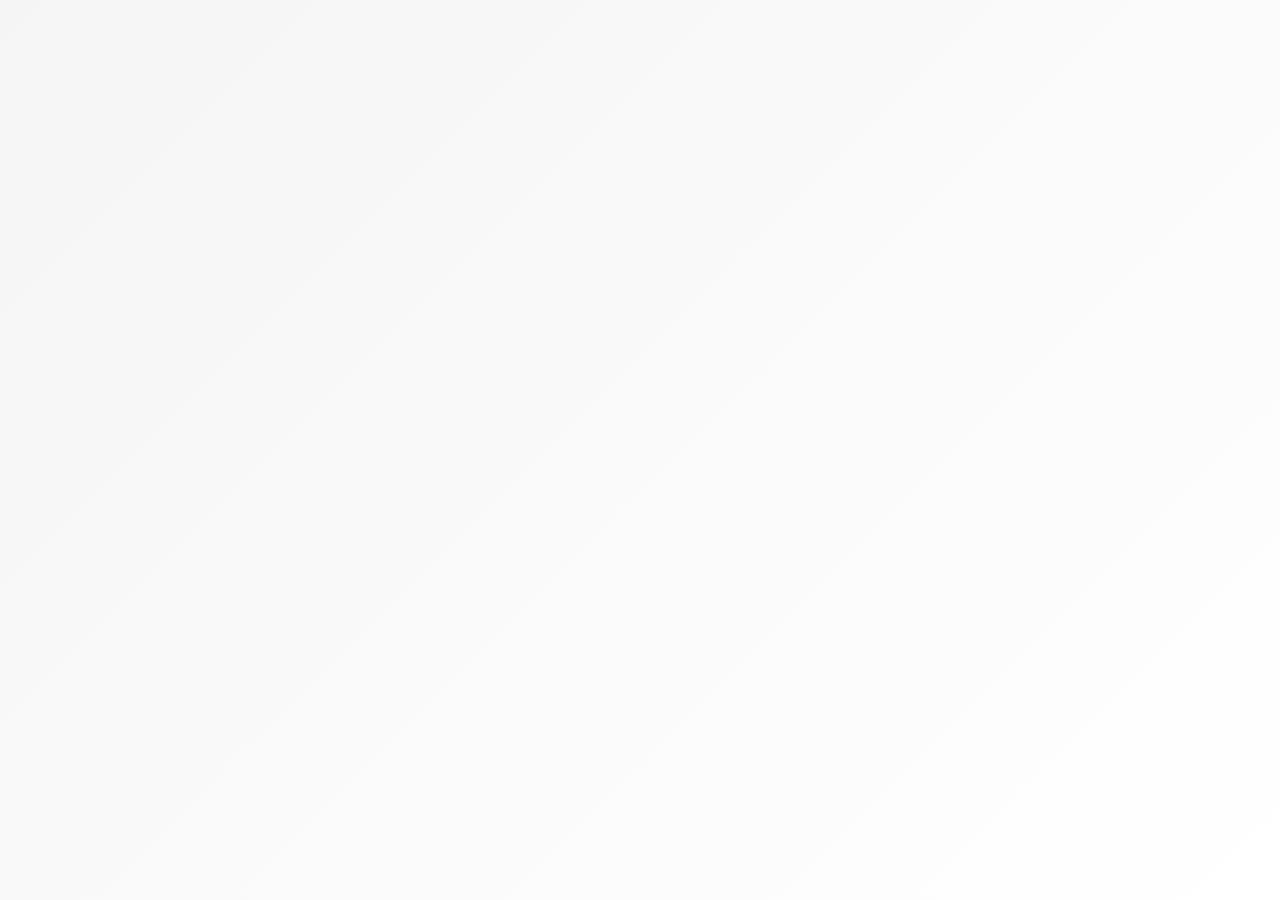
<file: desktop/src/index.html>
<!doctype html>
<html lang="en">
  <head>
    <meta charset="UTF-8" />
    <meta name="viewport" content="width=device-width, initial-scale=1.0" />
    <title>Chequers Capital</title>
    <link
      href="https://fonts.googleapis.com/css2?family=Hanken+Grotesk:wght@400;500;600;700&display=swap"
      rel="stylesheet"
    />
    <style>
      :root {
        --background-900: #f5f5f5;
        --background-800: #ffffff;
        --text-light-05: rgba(0, 0, 0, 0.95);
        --text-light-03: rgba(0, 0, 0, 0.6);
        --white-10: rgba(0, 0, 0, 0.1);
        --white-15: rgba(0, 0, 0, 0.15);
        --white-20: rgba(0, 0, 0, 0.2);
        --white-30: rgba(0, 0, 0, 0.3);
        --font-hanken-grotesk: "Hanken Grotesk", -apple-system,
          BlinkMacSystemFont, "Segoe UI", Roboto, sans-serif;
      }

      .dark {
        --background-900: #1a1a1a;
        --background-800: #262626;
        --text-light-05: rgba(255, 255, 255, 0.95);
        --text-light-03: rgba(255, 255, 255, 0.6);
        --white-10: rgba(255, 255, 255, 0.08);
        --white-15: rgba(255, 255, 255, 0.12);
        --white-20: rgba(255, 255, 255, 0.15);
        --white-30: rgba(255, 255, 255, 0.25);
      }

      * {
        box-sizing: border-box;
        margin: 0;
        padding: 0;
      }

      body {
        font-family: var(--font-hanken-grotesk);
        background: linear-gradient(
          135deg,
          var(--background-900) 0%,
          var(--background-800) 100%
        );
        min-height: 100vh;
        color: var(--text-light-05);
        display: flex;
        align-items: center;
        justify-content: center;
        padding: 20px;
        -webkit-user-select: none;
        user-select: none;
        transition:
          background 0.3s ease,
          color 0.3s ease;
      }

      .titlebar {
        position: fixed;
        top: 0;
        left: 0;
        right: 0;
        height: 28px;
        -webkit-app-region: drag;
        z-index: 10000;
      }

      .settings-container {
        max-width: 500px;
        width: 100%;
        opacity: 0;
        transform: translateY(8px);
        pointer-events: none;
        transition:
          opacity 0.18s ease,
          transform 0.18s ease;
      }

      body.show-settings .settings-container {
        opacity: 1;
        transform: translateY(0);
        pointer-events: auto;
      }

      .settings-panel {
        background: var(--background-800);
        backdrop-filter: blur(24px);
        border-radius: 16px;
        border: 1px solid var(--white-10);
        overflow: hidden;
        box-shadow: 0 8px 32px rgba(0, 0, 0, 0.1);
        transition:
          background 0.3s ease,
          border 0.3s ease;
      }

      .dark .settings-panel {
        box-shadow: 0 8px 32px rgba(0, 0, 0, 0.4);
      }

      .settings-header {
        padding: 24px;
        border-bottom: 1px solid var(--white-10);
        display: flex;
        align-items: center;
        gap: 12px;
      }

      .settings-icon {
        width: 40px;
        height: 40px;
        border-radius: 12px;
        background: var(--background-900);
        display: flex;
        align-items: center;
        justify-content: center;
        overflow: hidden;
        transition: background 0.3s ease;
      }

      .settings-icon svg {
        width: 24px;
        height: 24px;
        color: var(--text-light-05);
        transition: color 0.3s ease;
      }

      .settings-title {
        font-size: 20px;
        font-weight: 600;
        color: var(--text-light-05);
      }

      .settings-content {
        padding: 24px;
      }

      .settings-section {
        margin-bottom: 32px;
      }

      .settings-section:last-child {
        margin-bottom: 0;
      }

      .section-title {
        font-size: 11px;
        font-weight: 600;
        text-transform: uppercase;
        letter-spacing: 0.05em;
        color: var(--text-light-03);
        margin-bottom: 12px;
      }

      .settings-group {
        background: var(--background-900);
        border-radius: 16px;
        padding: 4px;
        transition: background 0.3s ease;
      }

      .setting-row {
        display: flex;
        justify-content: space-between;
        align-items: center;
        padding: 12px;
      }

      .setting-row-content {
        display: flex;
        flex-direction: column;
        gap: 4px;
        flex: 1;
      }

      .setting-label {
        font-size: 14px;
        font-weight: 400;
        color: var(--text-light-05);
      }

      .setting-description {
        font-size: 12px;
        color: var(--text-light-03);
      }

      .setting-divider {
        height: 1px;
        background: var(--white-10);
        margin: 0 4px;
      }

      .input-field {
        width: 100%;
        padding: 10px 12px;
        border: 1px solid var(--white-10);
        border-radius: 8px;
        font-size: 14px;
        background: var(--background-800);
        color: var(--text-light-05);
        font-family: var(--font-hanken-grotesk);
        transition: all 0.2s;
        -webkit-app-region: no-drag;
      }

      .input-field:focus {
        outline: none;
        border-color: var(--white-30);
        background: var(--background-900);
        box-shadow: 0 0 0 2px var(--white-10);
      }

      .input-field::placeholder {
        color: var(--text-light-03);
      }

      .input-field.error {
        border-color: #ef4444;
      }

      .error-message {
        color: #ef4444;
        font-size: 12px;
        margin-top: 4px;
        padding-left: 12px;
        display: none;
      }

      .error-message.visible {
        display: block;
      }

      .toggle-switch {
        position: relative;
        display: inline-block;
        width: 44px;
        height: 24px;
        flex-shrink: 0;
      }

      .toggle-switch input {
        opacity: 0;
        width: 0;
        height: 0;
      }

      .toggle-slider {
        position: absolute;
        cursor: pointer;
        top: 0;
        left: 0;
        right: 0;
        bottom: 0;
        background-color: var(--white-15);
        transition: 0.3s;
        border-radius: 24px;
      }

      .toggle-slider:before {
        position: absolute;
        content: "";
        height: 18px;
        width: 18px;
        left: 3px;
        bottom: 3px;
        background-color: var(--background-800);
        box-shadow: 0 1px 3px rgba(0, 0, 0, 0.2);
        transition: 0.3s;
        border-radius: 50%;
      }

      .dark .toggle-slider:before {
        box-shadow: 0 1px 3px rgba(0, 0, 0, 0.5);
      }

      input:checked + .toggle-slider {
        background-color: var(--white-30);
      }

      input:checked + .toggle-slider:before {
        transform: translateX(20px);
      }

      .button {
        padding: 12px 24px;
        border-radius: 8px;
        border: none;
        cursor: pointer;
        font-size: 14px;
        font-weight: 600;
        transition: all 0.2s;
        font-family: var(--font-hanken-grotesk);
        width: 100%;
        margin-top: 24px;
        -webkit-app-region: no-drag;
      }

      .button.primary {
        background: #286df8;
        color: white;
      }

      .button.primary:hover {
        background: #1e5cd6;
        box-shadow: 0 4px 12px rgba(40, 109, 248, 0.3);
      }

      .button.primary:disabled {
        opacity: 0.5;
        cursor: not-allowed;
        box-shadow: none;
      }

      kbd {
        background: var(--white-10);
        border: 1px solid var(--white-15);
        border-radius: 4px;
        padding: 2px 6px;
        font-family: monospace;
        font-weight: 500;
        color: var(--text-light-05);
        font-size: 11px;
        transition: all 0.3s ease;
      }
    </style>
  </head>
  <body>
    <div class="titlebar"></div>

    <div class="settings-container">
      <div class="settings-panel">
        <div class="settings-header">
          <div class="settings-icon">
            <svg
              viewBox="0 0 56 56"
              xmlns="http://www.w3.org/2000/svg"
              fill="currentColor"
            >
              <path
                fill-rule="evenodd"
                clip-rule="evenodd"
                d="M28 0 10.869 7.77 28 15.539l17.131-7.77L28 0Zm0 40.461-17.131 7.77L28 56l17.131-7.77L28 40.461Zm20.231-29.592L56 28.001l-7.769 17.131L40.462 28l7.769-17.131ZM15.538 28 7.77 10.869 0 28l7.769 17.131L15.538 28Z"
              />
            </svg>
          </div>
          <h1 class="settings-title">Settings</h1>
        </div>

        <div class="settings-content">
          <section class="settings-section">
            <div class="section-title">GENERAL</div>
            <div class="settings-group">
              <div class="setting-row">
                <div class="setting-row-content">
                  <label class="setting-label" for="onyxDomain"
                    >Root Domain</label
                  >
                  <div class="setting-description">
                    The root URL for your Chequers Capital instance
                  </div>
                </div>
              </div>
              <div class="setting-divider"></div>
              <div class="setting-row" style="padding: 12px">
                <input
                  type="text"
                  id="onyxDomain"
                  class="input-field"
                  placeholder="https://cloud.onyx.app"
                  autocomplete="off"
                  autocorrect="off"
                  autocapitalize="off"
                  spellcheck="false"
                />
              </div>
              <div class="error-message" id="errorMessage">
                Please enter a valid URL starting with http:// or https://
              </div>
            </div>
          </section>

          <button class="button primary" id="saveBtn">Save & Connect</button>
        </div>
      </div>
    </div>

    <script>
      // Import Tauri API
      const { invoke } = window.__TAURI__.core;

      // Configuration
      const DEFAULT_DOMAIN = "https://cloud.onyx.app";
      let currentServerUrl = "";

      // DOM elements
      const domainInput = document.getElementById("onyxDomain");
      const errorMessage = document.getElementById("errorMessage");
      const saveBtn = document.getElementById("saveBtn");

      // Theme detection based on system preferences
      function applySystemTheme() {
        const darkModeQuery = window.matchMedia("(prefers-color-scheme: dark)");

        function updateTheme(e) {
          if (e.matches) {
            document.documentElement.classList.add("dark");
            document.body.classList.add("dark");
          } else {
            document.documentElement.classList.remove("dark");
            document.body.classList.remove("dark");
          }
        }

        // Apply initial theme
        updateTheme(darkModeQuery);

        // Listen for changes
        darkModeQuery.addEventListener("change", updateTheme);
      }

      function showSettings() {
        document.body.classList.add("show-settings");
      }

      // Apply system theme immediately
      applySystemTheme();

      // Initialize the app
      async function init() {
        try {
          const bootstrap = await invoke("get_bootstrap_state");
          currentServerUrl = bootstrap.server_url;

          // Set the input value
          domainInput.value = currentServerUrl || DEFAULT_DOMAIN;

          // Check if user came here explicitly (via Settings menu/shortcut)
          const urlParams = new URLSearchParams(window.location.search);
          const isExplicitSettings =
            window.location.hash === "#settings" ||
            urlParams.get("settings") === "true";

          // If user explicitly opened settings, show modal
          if (isExplicitSettings) {
            // Modal is already visible, user can edit and save
            showSettings();
            return;
          }

          // Otherwise, check if this is first launch
          // First launch = config doesn't exist
          if (!bootstrap.config_exists || !currentServerUrl) {
            // First launch - show modal, require user to configure
            showSettings();
            return;
          }

          // Not first launch and not explicit settings
          // Auto-redirect to configured domain
          window.location.href = currentServerUrl;
        } catch (error) {
          // On error, default to cloud
          domainInput.value = DEFAULT_DOMAIN;
          showSettings();
        }
      }

      // Validate URL
      function validateUrl(url) {
        const trimmedUrl = url.trim();
        if (!trimmedUrl) {
          return { valid: false, error: "URL cannot be empty" };
        }
        if (
          !trimmedUrl.startsWith("http://") &&
          !trimmedUrl.startsWith("https://")
        ) {
          return {
            valid: false,
            error: "URL must start with http:// or https://",
          };
        }
        try {
          new URL(trimmedUrl);
          return { valid: true, url: trimmedUrl };
        } catch {
          return { valid: false, error: "Please enter a valid URL" };
        }
      }

      // Show error
      function showError(message) {
        domainInput.classList.add("error");
        errorMessage.textContent = message;
        errorMessage.classList.add("visible");
      }

      // Clear error
      function clearError() {
        domainInput.classList.remove("error");
        errorMessage.classList.remove("visible");
      }

      // Save configuration
      async function saveConfiguration() {
        clearError();

        const validation = validateUrl(domainInput.value);
        if (!validation.valid) {
          showError(validation.error);
          return;
        }

        try {
          saveBtn.disabled = true;
          saveBtn.textContent = "Saving...";

          // Call Tauri command to save the URL
          await invoke("set_server_url", { url: validation.url });

          // Success - redirect to the new URL (login page)
          window.location.href = validation.url;
        } catch (error) {
          showError(error || "Failed to save configuration");
          saveBtn.disabled = false;
          saveBtn.textContent = "Save & Connect";
        }
      }

      // Event listeners
      domainInput.addEventListener("input", clearError);
      domainInput.addEventListener("keypress", (e) => {
        if (e.key === "Enter") {
          saveConfiguration();
        }
      });
      saveBtn.addEventListener("click", saveConfiguration);

      // Initialize when DOM is ready
      if (document.readyState === "loading") {
        document.addEventListener("DOMContentLoaded", init);
      } else {
        init();
      }
    </script>
  </body>
</html>
</file>
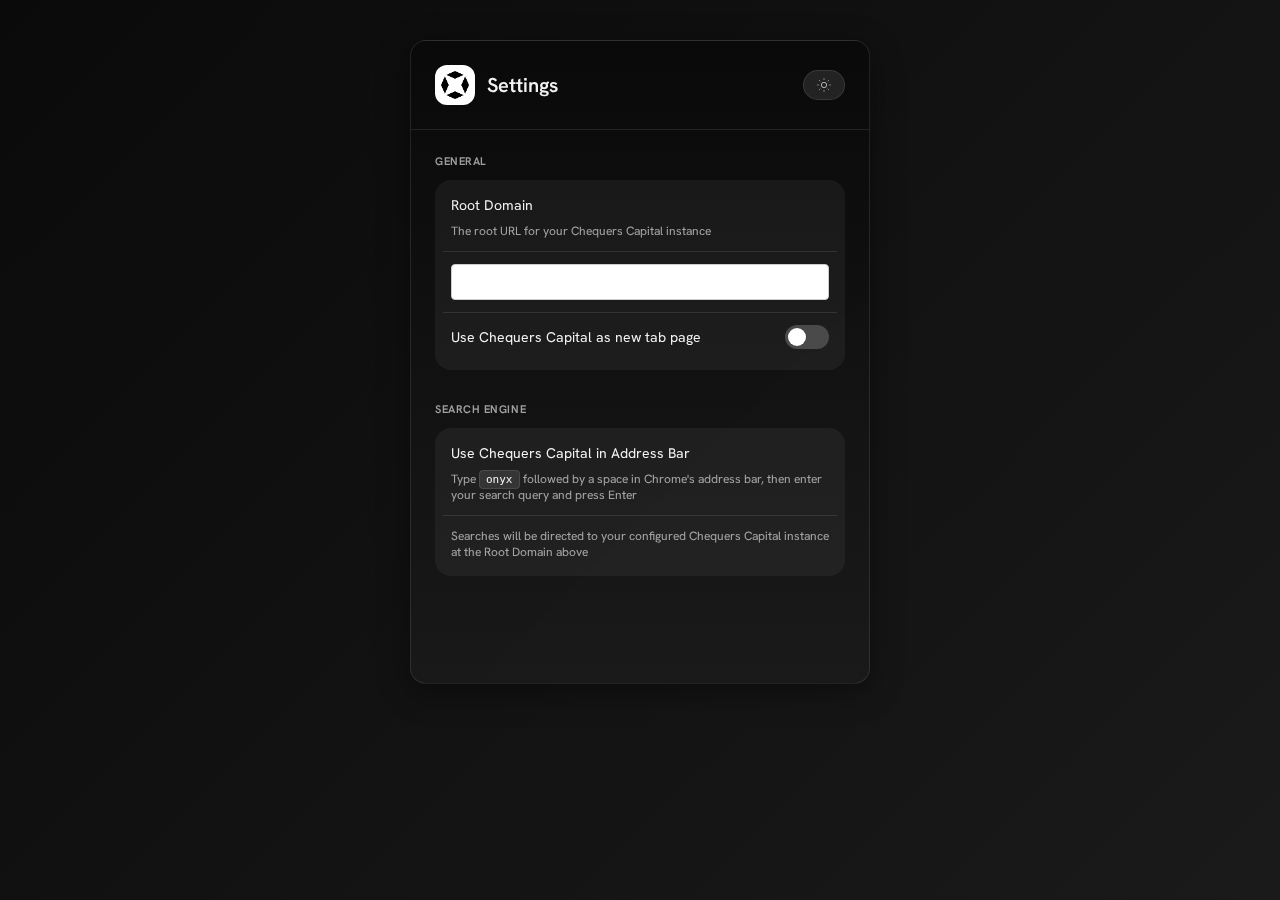
<file: extensions/chrome/src/pages/options.html>
<!doctype html>
<html lang="en">
  <head>
    <meta charset="utf-8" />
    <meta name="viewport" content="width=device-width, initial-scale=1.0" />
    <meta http-equiv="Permissions-Policy" content="clipboard-write=(self)" />
    <title>Chequers Capital - Settings</title>
    <link rel="stylesheet" href="../styles/shared.css" />
    <style>
      :root {
        --background-900: #0a0a0a;
        --background-800: #1a1a1a;
        --text-light-05: rgba(255, 255, 255, 0.95);
        --text-light-03: rgba(255, 255, 255, 0.6);
        --white-10: rgba(255, 255, 255, 0.1);
        --white-15: rgba(255, 255, 255, 0.15);
        --white-20: rgba(255, 255, 255, 0.2);
        --white-30: rgba(255, 255, 255, 0.3);
        --white-40: rgba(255, 255, 255, 0.4);
        --white-80: rgba(255, 255, 255, 0.8);
        --black-40: rgba(0, 0, 0, 0.4);
      }

      * {
        box-sizing: border-box;
      }

      body {
        margin: 0;
        padding: 0;
        font-family: var(--font-hanken-grotesk);
        background: linear-gradient(
          135deg,
          var(--background-900) 0%,
          var(--background-800) 100%
        );
        min-height: 100vh;
        color: var(--text-light-05);
        transition: background 0.3s ease;
      }

      body.light-theme {
        --background-900: #f5f5f5;
        --background-800: #ffffff;
        --text-light-05: rgba(0, 0, 0, 0.95);
        --text-light-03: rgba(0, 0, 0, 0.6);
        background: linear-gradient(135deg, #f5f5f5 0%, #ffffff 100%);
      }

      body.light-theme .settings-panel {
        background: linear-gradient(
          to bottom,
          rgba(255, 255, 255, 0.95),
          rgba(245, 245, 245, 0.95)
        );
        border: 1px solid rgba(0, 0, 0, 0.1);
      }

      body.light-theme .settings-header {
        border-bottom: 1px solid rgba(0, 0, 0, 0.1);
      }

      body.light-theme .settings-icon {
        background: rgba(0, 0, 0, 0.05);
      }

      body.light-theme .theme-toggle {
        background: rgba(0, 0, 0, 0.05);
        border: 1px solid rgba(0, 0, 0, 0.1);
      }

      body.light-theme .theme-toggle:hover {
        background: rgba(0, 0, 0, 0.08);
      }

      body.light-theme .theme-toggle svg {
        stroke: rgba(0, 0, 0, 0.95);
      }

      body.light-theme .settings-group {
        background: rgba(0, 0, 0, 0.03);
      }

      body.light-theme .setting-divider {
        background: rgba(0, 0, 0, 0.1);
      }

      body.light-theme .input-field {
        border: 1px solid rgba(0, 0, 0, 0.1);
        background: rgba(0, 0, 0, 0.05);
        color: rgba(0, 0, 0, 0.95);
      }

      body.light-theme .input-field:focus {
        outline: none;
        border-color: rgba(0, 0, 0, 0.25);
        background: rgba(0, 0, 0, 0.08);
        box-shadow: 0 0 0 2px rgba(0, 0, 0, 0.05);
        color: rgba(0, 0, 0, 0.95);
      }

      body.light-theme .status-container {
        background: rgba(0, 0, 0, 0.03);
      }

      body.light-theme .button.secondary {
        background: rgba(0, 0, 0, 0.05);
        color: rgba(0, 0, 0, 0.95);
      }

      body.light-theme .button.secondary:hover {
        background: rgba(0, 0, 0, 0.08);
      }

      body.light-theme .toggle-slider {
        background-color: rgba(0, 0, 0, 0.15);
      }

      body.light-theme input:checked + .toggle-slider {
        background-color: rgba(0, 0, 0, 0.3);
      }

      body.light-theme .toggle-slider:before {
        background-color: white;
        box-shadow: 0 1px 3px rgba(0, 0, 0, 0.2);
      }

      .settings-container {
        max-width: 500px;
        width: 100%;
        margin: 0 auto;
        padding: 40px 20px;
      }

      .settings-panel {
        background: linear-gradient(
          to bottom,
          rgba(10, 10, 10, 0.95),
          rgba(26, 26, 26, 0.95)
        );
        backdrop-filter: blur(24px);
        border-radius: 16px;
        border: 1px solid var(--white-10);
        overflow: hidden;
        box-shadow: 0 8px 32px rgba(0, 0, 0, 0.4);
      }

      .settings-header {
        padding: 24px;
        border-bottom: 1px solid var(--white-10);
        display: flex;
        align-items: center;
        justify-content: space-between;
        background: transparent;
      }

      .settings-header-left {
        display: flex;
        align-items: center;
        gap: 12px;
      }

      .settings-icon {
        width: 40px;
        height: 40px;
        border-radius: 12px;
        background: white;
        display: flex;
        align-items: center;
        justify-content: center;
        overflow: hidden;
      }

      .settings-icon img {
        width: 100%;
        height: 100%;
        object-fit: contain;
        padding: 6px;
      }

      .settings-title {
        font-size: 20px;
        font-weight: 600;
        color: var(--text-light-05);
        margin: 0;
      }

      .theme-toggle {
        display: flex;
        align-items: center;
        gap: 8px;
        padding: 6px 12px;
        border-radius: 999px;
        background: var(--white-10);
        border: 1px solid var(--white-10);
        cursor: pointer;
        transition: all 0.2s;
      }

      .theme-toggle:hover {
        background: var(--white-15);
      }

      .theme-toggle svg {
        width: 16px;
        height: 16px;
        stroke: var(--text-light-05);
      }

      .settings-content {
        padding: 24px;
      }

      .settings-section {
        margin-bottom: 32px;
      }

      .settings-section:last-child {
        margin-bottom: 0;
      }

      .section-title {
        font-size: 11px;
        font-weight: 600;
        text-transform: uppercase;
        letter-spacing: 0.05em;
        color: var(--text-light-03);
        margin-bottom: 12px;
      }

      .settings-group {
        background: rgba(255, 255, 255, 0.05);
        border-radius: 16px;
        padding: 4px;
      }

      .setting-row {
        display: flex;
        justify-content: space-between;
        align-items: center;
        padding: 12px;
      }

      .setting-row-content {
        display: flex;
        flex-direction: column;
        gap: 4px;
        flex: 1;
      }

      .setting-label {
        font-size: 14px;
        font-weight: 400;
        color: var(--text-light-05);
      }

      .setting-description {
        font-size: 12px;
        color: var(--text-light-03);
      }

      .setting-divider {
        height: 1px;
        background: var(--white-10);
        margin: 0 4px;
      }

      .input-field {
        width: 100%;
        padding: 10px 12px;
        border: 1px solid var(--white-10);
        border-radius: 8px;
        font-size: 14px;
        background: rgba(255, 255, 255, 0.05);
        color: var(--text-light-05);
        font-family: var(--font-hanken-grotesk);
        transition: all 0.2s;
        margin: 0;
      }

      .input-field:focus {
        outline: none;
        border-color: var(--white-30);
        background: rgba(255, 255, 255, 0.1);
        box-shadow: 0 0 0 2px rgba(255, 255, 255, 0.1);
        color: var(--text-light-05);
      }

      .input-field::placeholder {
        color: var(--text-light-03);
      }

      .setting-row .input-field {
        margin-top: 0;
      }

      .toggle-switch {
        position: relative;
        display: inline-block;
        width: 44px;
        height: 24px;
      }

      .toggle-switch input {
        opacity: 0;
        width: 0;
        height: 0;
      }

      .toggle-slider {
        position: absolute;
        cursor: pointer;
        top: 0;
        left: 0;
        right: 0;
        bottom: 0;
        background-color: rgba(255, 255, 255, 0.2);
        transition: 0.3s;
        border-radius: 24px;
      }

      .toggle-slider:before {
        position: absolute;
        content: "";
        height: 18px;
        width: 18px;
        left: 3px;
        bottom: 3px;
        background-color: white;
        transition: 0.3s;
        border-radius: 50%;
      }

      input:checked + .toggle-slider {
        background-color: rgba(255, 255, 255, 0.4);
      }

      input:checked + .toggle-slider:before {
        transform: translateX(20px);
      }

      .status-container {
        margin-top: 20px;
        padding: 12px;
        background: rgba(255, 255, 255, 0.05);
        border-radius: 8px;
        opacity: 0;
        transition: opacity 0.3s;
      }

      .status-container.show {
        opacity: 1;
      }

      .status-message {
        margin: 0 0 12px 0;
        color: var(--text-light-05);
        font-size: 14px;
        line-height: 1.5;
      }

      .button {
        padding: 10px 20px;
        border-radius: 8px;
        border: none;
        cursor: pointer;
        font-size: 14px;
        font-weight: 500;
        transition: all 0.2s;
        font-family: var(--font-hanken-grotesk);
      }

      .button.secondary {
        background: var(--white-10);
        color: var(--text-light-05);
        width: 100%;
      }

      .button.secondary:hover {
        background: var(--white-15);
      }

      kbd {
        background: rgba(255, 255, 255, 0.1);
        border: 1px solid var(--white-10);
        border-radius: 4px;
        padding: 2px 6px;
        font-family: monospace;
        font-weight: 500;
        color: var(--text-light-05);
        font-size: 11px;
      }

      @media (max-width: 600px) {
        .settings-container {
          padding: 20px 16px;
        }

        .settings-header {
          padding: 20px;
        }

        .settings-content {
          padding: 20px;
        }
      }
    </style>
  </head>

  <body>
    <div class="settings-container">
      <div class="settings-panel">
        <div class="settings-header">
          <div class="settings-header-left">
            <div class="settings-icon">
              <img src="../../public/icon48.png" alt="Chequers Capital" />
            </div>
            <h1 class="settings-title">Settings</h1>
          </div>
          <button
            class="theme-toggle"
            id="themeToggle"
            aria-label="Toggle theme"
          >
            <svg
              id="themeIcon"
              viewBox="0 0 24 24"
              fill="none"
              stroke="currentColor"
            >
              <circle cx="12" cy="12" r="4"></circle>
              <path
                d="M12 2v2m0 16v2M4.93 4.93l1.41 1.41m11.32 11.32l1.41 1.41M2 12h2m16 0h2M4.93 19.07l1.41-1.41M17.66 6.34l1.41-1.41"
              ></path>
            </svg>
          </button>
        </div>

        <div class="settings-content">
          <!-- General Section -->
          <section class="settings-section">
            <div class="section-title">General</div>
            <div class="settings-group">
              <div class="setting-row">
                <div class="setting-row-content">
                  <label class="setting-label" for="onyxDomain"
                    >Root Domain</label
                  >
                  <div class="setting-description">
                    The root URL for your Chequers Capital instance
                  </div>
                </div>
              </div>
              <div class="setting-divider"></div>
              <div class="setting-row" style="padding: 12px">
                <input
                  type="text"
                  id="onyxDomain"
                  class="input-field"
                  placeholder="https://cloud.onyx.app"
                />
              </div>
              <div class="setting-divider"></div>
              <div class="setting-row">
                <div class="setting-row-content">
                  <label class="setting-label" for="useOnyxAsDefault"
                    >Use Chequers Capital as new tab page</label
                  >
                </div>
                <label class="toggle-switch">
                  <input type="checkbox" id="useOnyxAsDefault" />
                  <span class="toggle-slider"></span>
                </label>
              </div>
            </div>
          </section>

          <!-- Search Engine Section -->
          <section class="settings-section">
            <div class="section-title">Search Engine</div>
            <div class="settings-group">
              <div class="setting-row">
                <div class="setting-row-content">
                  <label class="setting-label"
                    >Use Chequers Capital in Address Bar</label
                  >
                  <div class="setting-description">
                    Type <kbd>onyx</kbd> followed by a space in Chrome's address
                    bar, then enter your search query and press Enter
                  </div>
                </div>
              </div>
              <div class="setting-divider"></div>
              <div class="setting-row">
                <div class="setting-row-content">
                  <div class="setting-description">
                    Searches will be directed to your configured Chequers
                    Capital instance at the Root Domain above
                  </div>
                </div>
              </div>
            </div>
          </section>

          <!-- Status Message -->
          <div id="statusContainer" class="status-container">
            <p id="status" class="status-message"></p>
            <button id="newTab" class="button secondary" style="display: none">
              Open New Tab to Test
            </button>
          </div>
        </div>
      </div>
    </div>
    <script type="module" src="options.js"></script>
  </body>
</html>
</file>
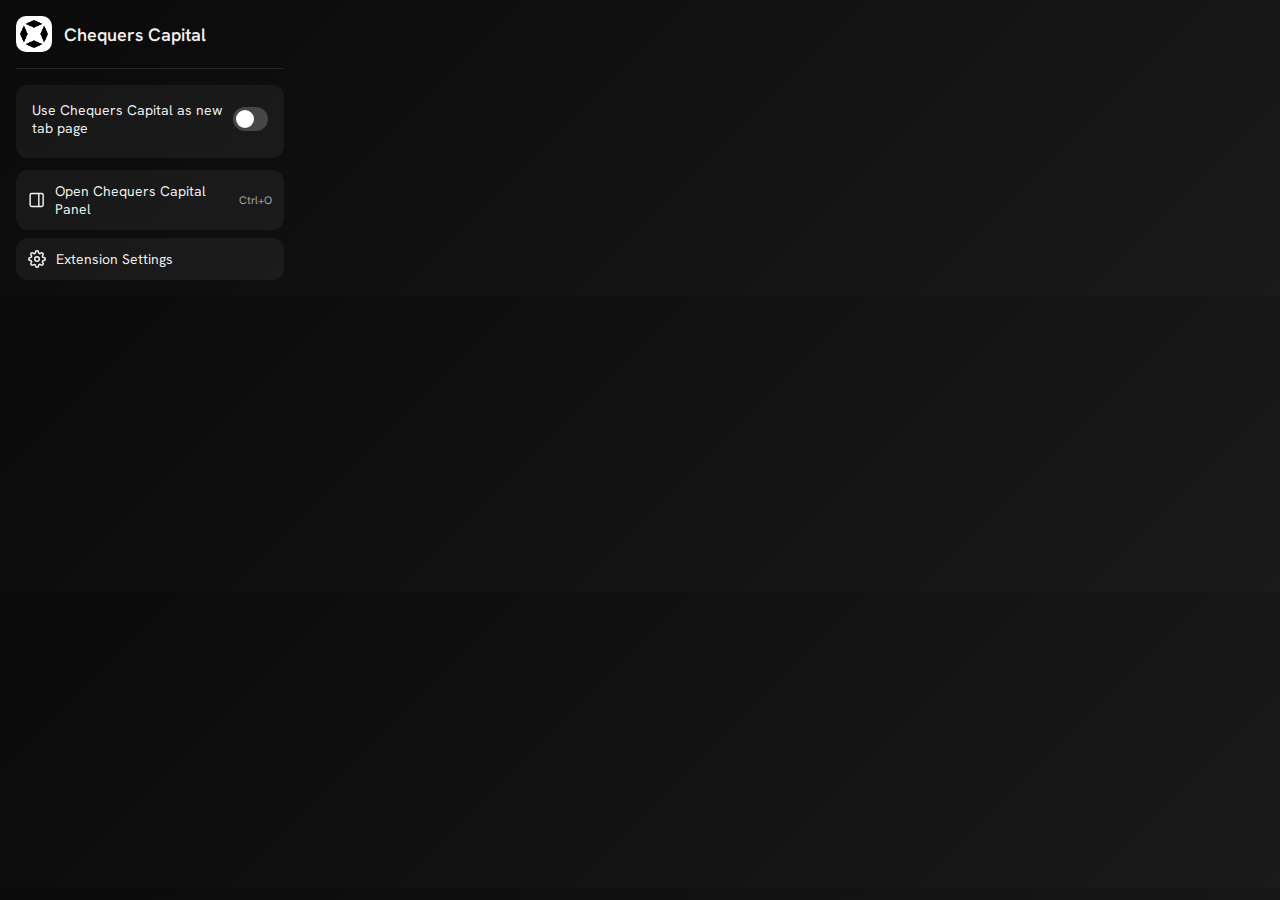
<file: extensions/chrome/src/pages/popup.html>
<!doctype html>
<html lang="en">
  <head>
    <meta charset="utf-8" />
    <meta name="viewport" content="width=device-width, initial-scale=1.0" />
    <meta http-equiv="Permissions-Policy" content="clipboard-write=(self)" />
    <title>Chequers Capital</title>
    <link rel="stylesheet" href="../styles/shared.css" />
    <style>
      :root {
        --background-900: #0a0a0a;
        --background-800: #1a1a1a;
        --text-light-05: rgba(255, 255, 255, 0.95);
        --text-light-03: rgba(255, 255, 255, 0.6);
        --white-10: rgba(255, 255, 255, 0.1);
        --white-15: rgba(255, 255, 255, 0.15);
        --white-20: rgba(255, 255, 255, 0.2);
      }

      * {
        box-sizing: border-box;
      }

      body {
        width: 300px;
        margin: 0;
        padding: 0;
        font-family: var(--font-hanken-grotesk);
        background: linear-gradient(
          135deg,
          var(--background-900) 0%,
          var(--background-800) 100%
        );
        color: var(--text-light-05);
      }

      .popup-container {
        padding: 16px;
      }

      .popup-header {
        display: flex;
        align-items: center;
        gap: 12px;
        padding-bottom: 16px;
        border-bottom: 1px solid var(--white-10);
        margin-bottom: 16px;
      }

      .popup-icon {
        width: 36px;
        height: 36px;
        border-radius: 10px;
        background: white;
        display: flex;
        align-items: center;
        justify-content: center;
        overflow: hidden;
      }

      .popup-icon img {
        width: 100%;
        height: 100%;
        object-fit: contain;
        padding: 4px;
      }

      .popup-title {
        margin: 0;
        font-size: 18px;
        font-weight: 600;
        color: var(--text-light-05);
      }

      .menu-button-content {
        display: flex;
        align-items: center;
        justify-content: space-between;
        width: 100%;
      }

      .menu-button-text {
        display: flex;
        align-items: center;
        gap: 10px;
      }

      .menu-button-shortcut {
        font-size: 11px;
        color: var(--text-light-03);
        font-weight: 400;
        margin-left: auto;
      }

      .settings-group {
        background: rgba(255, 255, 255, 0.05);
        border-radius: 12px;
        padding: 4px;
        margin-bottom: 12px;
      }

      .setting-row {
        display: flex;
        justify-content: space-between;
        align-items: center;
        padding: 12px;
      }

      .setting-label {
        font-size: 14px;
        font-weight: 400;
        color: var(--text-light-05);
      }

      .setting-divider {
        height: 1px;
        background: var(--white-10);
        margin: 0 4px;
      }

      .menu-button {
        background: rgba(255, 255, 255, 0.05);
        border: none;
        padding: 12px;
        width: 100%;
        text-align: left;
        cursor: pointer;
        font-size: 14px;
        color: var(--text-light-05);
        font-weight: 400;
        transition: background 0.2s;
        border-radius: 12px;
        font-family: var(--font-hanken-grotesk);
      }

      .menu-button:hover {
        background: rgba(255, 255, 255, 0.1);
      }

      .menu-button svg {
        width: 18px;
        height: 18px;
        stroke: var(--text-light-05);
        fill: none;
        stroke-width: 2;
        stroke-linecap: round;
        stroke-linejoin: round;
      }

      .button-group {
        display: flex;
        flex-direction: column;
        gap: 8px;
      }

      .toggle-switch {
        position: relative;
        display: inline-block;
        width: 44px;
        height: 24px;
      }

      .toggle-switch input {
        opacity: 0;
        width: 0;
        height: 0;
      }

      .toggle-slider {
        position: absolute;
        cursor: pointer;
        top: 0;
        left: 0;
        right: 0;
        bottom: 0;
        background-color: rgba(255, 255, 255, 0.2);
        transition: 0.3s;
        border-radius: 24px;
      }

      .toggle-slider:before {
        position: absolute;
        content: "";
        height: 18px;
        width: 18px;
        left: 3px;
        bottom: 3px;
        background-color: white;
        transition: 0.3s;
        border-radius: 50%;
      }

      input:checked + .toggle-slider {
        background-color: rgba(255, 255, 255, 0.4);
      }

      input:checked + .toggle-slider:before {
        transform: translateX(20px);
      }
    </style>
  </head>
  <body>
    <div class="popup-container">
      <div class="popup-header">
        <div class="popup-icon">
          <img src="../../public/icon48.png" alt="Chequers Capital" />
        </div>
        <h2 class="popup-title">Chequers Capital</h2>
      </div>

      <div class="settings-group">
        <div class="setting-row">
          <label class="setting-label" for="defaultNewTabToggle">
            Use Chequers Capital as new tab page
          </label>
          <label class="toggle-switch">
            <input type="checkbox" id="defaultNewTabToggle" />
            <span class="toggle-slider"></span>
          </label>
        </div>
      </div>

      <div class="button-group">
        <button class="menu-button" id="openSidePanel">
          <div class="menu-button-content">
            <div class="menu-button-text">
              <svg viewBox="0 0 24 24">
                <rect x="3" y="3" width="18" height="18" rx="2" ry="2"></rect>
                <line x1="15" y1="3" x2="15" y2="21"></line>
              </svg>
              Open Chequers Capital Panel
            </div>
            <span class="menu-button-shortcut">Ctrl+O</span>
          </div>
        </button>

        <button class="menu-button" id="openOptions">
          <div class="menu-button-text">
            <svg viewBox="0 0 24 24">
              <circle cx="12" cy="12" r="3"></circle>
              <path
                d="M19.4 15a1.65 1.65 0 0 0 .33 1.82l.06.06a2 2 0 0 1 0 2.83 2 2 0 0 1-2.83 0l-.06-.06a1.65 1.65 0 0 0-1.82-.33 1.65 1.65 0 0 0-1 1.51V21a2 2 0 0 1-2 2 2 2 0 0 1-2-2v-.09A1.65 1.65 0 0 0 9 19.4a1.65 1.65 0 0 0-1.82.33l-.06.06a2 2 0 0 1-2.83 0 2 2 0 0 1 0-2.83l.06-.06a1.65 1.65 0 0 0 .33-1.82 1.65 1.65 0 0 0-1.51-1H3a2 2 0 0 1-2-2 2 2 0 0 1 2-2h.09A1.65 1.65 0 0 0 4.6 9a1.65 1.65 0 0 0-.33-1.82l-.06-.06a2 2 0 0 1 0-2.83 2 2 0 0 1 2.83 0l.06.06a1.65 1.65 0 0 0 1.82.33H9a1.65 1.65 0 0 0 1-1.51V3a2 2 0 0 1 2-2 2 2 0 0 1 2 2v.09a1.65 1.65 0 0 0 1 1.51 1.65 1.65 0 0 0 1.82-.33l.06-.06a2 2 0 0 1 2.83 0 2 2 0 0 1 0 2.83l-.06.06a1.65 1.65 0 0 0-.33 1.82V9a1.65 1.65 0 0 0 1.51 1H21a2 2 0 0 1 2 2 2 2 0 0 1-2 2h-.09a1.65 1.65 0 0 0-1.51 1z"
              ></path>
            </svg>
            Extension Settings
          </div>
        </button>
      </div>
    </div>
    <script type="module" src="popup.js"></script>
  </body>
</html>
</file>
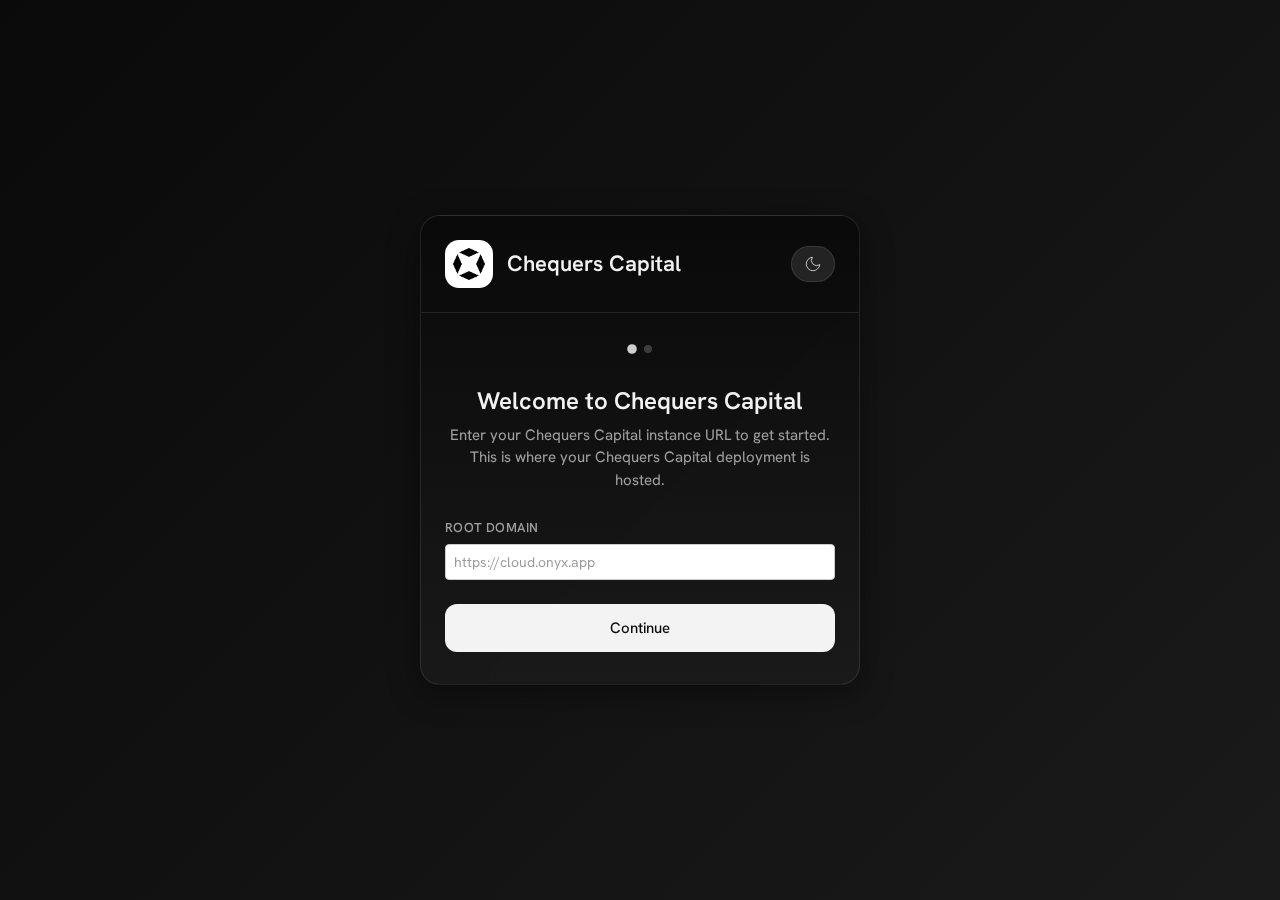
<file: extensions/chrome/src/pages/welcome.html>
<!doctype html>
<html lang="en">
  <head>
    <meta charset="utf-8" />
    <meta name="viewport" content="width=device-width, initial-scale=1.0" />
    <title>Welcome to Chequers Capital</title>
    <link rel="preconnect" href="https://fonts.googleapis.com" />
    <link rel="preconnect" href="https://fonts.gstatic.com" crossorigin />
    <link
      href="https://fonts.googleapis.com/css2?family=Hanken+Grotesk:wght@300;400;500;600;700&display=swap"
      rel="stylesheet"
    />
    <link rel="stylesheet" href="../styles/shared.css" />
    <style>
      :root {
        --background-900: #0a0a0a;
        --background-800: #1a1a1a;
        --text-light-05: rgba(255, 255, 255, 0.95);
        --text-light-03: rgba(255, 255, 255, 0.6);
        --white-10: rgba(255, 255, 255, 0.1);
        --white-15: rgba(255, 255, 255, 0.15);
        --white-20: rgba(255, 255, 255, 0.2);
        --white-30: rgba(255, 255, 255, 0.3);
        --white-40: rgba(255, 255, 255, 0.4);
        --white-80: rgba(255, 255, 255, 0.8);
        --black-40: rgba(0, 0, 0, 0.4);
      }

      * {
        box-sizing: border-box;
      }

      body {
        margin: 0;
        padding: 0;
        font-family: var(--font-hanken-grotesk);
        background: linear-gradient(
          135deg,
          var(--background-900) 0%,
          var(--background-800) 100%
        );
        min-height: 100vh;
        color: var(--text-light-05);
        transition: background 0.3s ease;
        display: flex;
        align-items: center;
        justify-content: center;
      }

      body.light-theme {
        --background-900: #f5f5f5;
        --background-800: #ffffff;
        --text-light-05: rgba(0, 0, 0, 0.95);
        --text-light-03: rgba(0, 0, 0, 0.6);
        background: linear-gradient(135deg, #f5f5f5 0%, #ffffff 100%);
      }

      body.light-theme .welcome-panel {
        background: linear-gradient(
          to bottom,
          rgba(255, 255, 255, 0.95),
          rgba(245, 245, 245, 0.95)
        );
        border: 1px solid rgba(0, 0, 0, 0.1);
      }

      body.light-theme .welcome-header {
        border-bottom: 1px solid rgba(0, 0, 0, 0.1);
      }

      body.light-theme .logo-container {
        background: rgba(0, 0, 0, 0.05);
      }

      body.light-theme .theme-toggle {
        background: rgba(0, 0, 0, 0.05);
        border: 1px solid rgba(0, 0, 0, 0.1);
      }

      body.light-theme .theme-toggle:hover {
        background: rgba(0, 0, 0, 0.08);
      }

      body.light-theme .theme-toggle svg {
        stroke: rgba(0, 0, 0, 0.95);
      }

      body.light-theme .input-field {
        border: 1px solid rgba(0, 0, 0, 0.1);
        background: rgba(0, 0, 0, 0.05);
        color: rgba(0, 0, 0, 0.95);
      }

      body.light-theme .input-field:focus {
        outline: none;
        border-color: rgba(0, 0, 0, 0.25);
        background: rgba(0, 0, 0, 0.08);
        box-shadow: 0 0 0 2px rgba(0, 0, 0, 0.05);
      }

      body.light-theme .input-field::placeholder {
        color: rgba(0, 0, 0, 0.4);
      }

      body.light-theme .toggle-slider {
        background-color: rgba(0, 0, 0, 0.15);
      }

      body.light-theme input:checked + .toggle-slider {
        background-color: rgba(0, 0, 0, 0.3);
      }

      body.light-theme .toggle-slider:before {
        background-color: white;
        box-shadow: 0 1px 3px rgba(0, 0, 0, 0.2);
      }

      body.light-theme .step-dot {
        background: rgba(0, 0, 0, 0.2);
      }

      body.light-theme .step-dot.active {
        background: rgba(0, 0, 0, 0.6);
      }

      body.light-theme .btn-primary {
        background: rgba(0, 0, 0, 0.9);
        color: white;
      }

      body.light-theme .btn-primary:hover {
        background: rgba(0, 0, 0, 0.8);
      }

      body.light-theme .btn-secondary {
        background: rgba(0, 0, 0, 0.05);
        color: rgba(0, 0, 0, 0.95);
      }

      body.light-theme .btn-secondary:hover {
        background: rgba(0, 0, 0, 0.08);
      }

      body.light-theme .settings-group {
        background: rgba(0, 0, 0, 0.03);
      }

      body.light-theme .setting-divider {
        background: rgba(0, 0, 0, 0.1);
      }

      .welcome-container {
        max-width: 480px;
        width: 100%;
        margin: 0 auto;
        padding: 40px 20px;
      }

      .welcome-panel {
        background: linear-gradient(
          to bottom,
          rgba(10, 10, 10, 0.95),
          rgba(26, 26, 26, 0.95)
        );
        backdrop-filter: blur(24px);
        border-radius: 20px;
        border: 1px solid var(--white-10);
        overflow: hidden;
        box-shadow: 0 8px 32px rgba(0, 0, 0, 0.4);
        animation: panelFadeIn 0.5s ease-out;
      }

      @keyframes panelFadeIn {
        from {
          opacity: 0;
          transform: translateY(20px);
        }
        to {
          opacity: 1;
          transform: translateY(0);
        }
      }

      .welcome-header {
        padding: 24px;
        border-bottom: 1px solid var(--white-10);
        display: flex;
        align-items: center;
        justify-content: space-between;
      }

      .header-left {
        display: flex;
        align-items: center;
        gap: 14px;
      }

      .logo-container {
        width: 48px;
        height: 48px;
        border-radius: 14px;
        background: white;
        display: flex;
        align-items: center;
        justify-content: center;
        overflow: hidden;
      }

      .logo-container img {
        width: 100%;
        height: 100%;
        object-fit: contain;
        padding: 8px;
      }

      .welcome-title {
        font-size: 22px;
        font-weight: 600;
        color: var(--text-light-05);
        margin: 0;
      }

      .theme-toggle {
        display: flex;
        align-items: center;
        gap: 8px;
        padding: 8px 12px;
        border-radius: 999px;
        background: var(--white-10);
        border: 1px solid var(--white-10);
        cursor: pointer;
        transition: all 0.2s;
      }

      .theme-toggle:hover {
        background: var(--white-15);
      }

      .theme-toggle svg {
        width: 18px;
        height: 18px;
        stroke: var(--text-light-05);
      }

      .welcome-content {
        padding: 32px 24px;
      }

      /* Step indicator */
      .step-indicator {
        display: flex;
        justify-content: center;
        gap: 8px;
        margin-bottom: 32px;
      }

      .step-dot {
        width: 8px;
        height: 8px;
        border-radius: 50%;
        background: var(--white-20);
        transition: all 0.3s ease;
      }

      .step-dot.active {
        background: var(--white-80);
        transform: scale(1.2);
      }

      /* Steps */
      .step {
        display: none;
        animation: stepFadeIn 0.4s ease-out;
      }

      .step.active {
        display: block;
      }

      @keyframes stepFadeIn {
        from {
          opacity: 0;
          transform: translateX(20px);
        }
        to {
          opacity: 1;
          transform: translateX(0);
        }
      }

      .step-title {
        font-size: 24px;
        font-weight: 600;
        margin: 0 0 8px 0;
        text-align: center;
      }

      .step-description {
        font-size: 15px;
        color: var(--text-light-03);
        text-align: center;
        margin: 0 0 28px 0;
        line-height: 1.5;
      }

      /* Form elements */
      .input-group {
        margin-bottom: 24px;
      }

      .input-label {
        display: block;
        font-size: 13px;
        font-weight: 500;
        color: var(--text-light-03);
        margin-bottom: 8px;
        text-transform: uppercase;
        letter-spacing: 0.03em;
      }

      .input-field {
        width: 100%;
        padding: 14px 16px;
        border: 1px solid var(--white-10);
        border-radius: 12px;
        font-size: 15px;
        background: rgba(255, 255, 255, 0.95);
        color: rgba(0, 0, 0, 0.9);
        font-family: var(--font-hanken-grotesk);
        transition: all 0.2s;
      }

      .input-field:focus {
        outline: none;
        border-color: var(--white-30);
        background: rgba(255, 255, 255, 1);
        box-shadow: 0 0 0 3px rgba(255, 255, 255, 0.15);
      }

      .input-field::placeholder {
        color: rgba(0, 0, 0, 0.4);
      }

      /* Settings group for step 2 */
      .settings-group {
        background: rgba(255, 255, 255, 0.05);
        border-radius: 16px;
        padding: 4px;
        margin-bottom: 24px;
      }

      .setting-row {
        display: flex;
        justify-content: space-between;
        align-items: center;
        padding: 16px;
      }

      .setting-content {
        display: flex;
        flex-direction: column;
        gap: 4px;
        flex: 1;
        padding-right: 16px;
      }

      .setting-label {
        font-size: 15px;
        font-weight: 500;
        color: var(--text-light-05);
      }

      .setting-description {
        font-size: 13px;
        color: var(--text-light-03);
        line-height: 1.4;
      }

      .setting-divider {
        height: 1px;
        background: var(--white-10);
        margin: 0 8px;
      }

      /* Toggle switch */
      .toggle-switch {
        position: relative;
        display: inline-block;
        width: 52px;
        height: 28px;
        flex-shrink: 0;
      }

      .toggle-switch input {
        opacity: 0;
        width: 0;
        height: 0;
      }

      .toggle-slider {
        position: absolute;
        cursor: pointer;
        top: 0;
        left: 0;
        right: 0;
        bottom: 0;
        background-color: rgba(255, 255, 255, 0.2);
        transition: 0.3s;
        border-radius: 28px;
      }

      .toggle-slider:before {
        position: absolute;
        content: "";
        height: 22px;
        width: 22px;
        left: 3px;
        bottom: 3px;
        background-color: white;
        transition: 0.3s;
        border-radius: 50%;
      }

      input:checked + .toggle-slider {
        background-color: rgba(255, 255, 255, 0.4);
      }

      input:checked + .toggle-slider:before {
        transform: translateX(24px);
      }

      /* Buttons */
      .button-group {
        display: flex;
        gap: 12px;
        margin-top: 8px;
      }

      .btn {
        flex: 1;
        padding: 14px 24px;
        border-radius: 12px;
        border: none;
        cursor: pointer;
        font-size: 15px;
        font-weight: 500;
        font-family: var(--font-hanken-grotesk);
        transition: all 0.2s;
      }

      .btn-primary {
        background: rgba(255, 255, 255, 0.95);
        color: #0a0a0a;
      }

      .btn-primary:hover {
        background: rgba(255, 255, 255, 0.85);
        transform: translateY(-1px);
      }

      .btn-secondary {
        background: var(--white-10);
        color: var(--text-light-05);
      }

      .btn-secondary:hover {
        background: var(--white-15);
      }

      .btn:active {
        transform: translateY(0);
      }

      /* Success animation for completion */
      .success-icon {
        width: 64px;
        height: 64px;
        margin: 0 auto 24px;
        border-radius: 50%;
        background: rgba(255, 255, 255, 0.1);
        display: flex;
        align-items: center;
        justify-content: center;
        animation: successPop 0.5s ease-out;
      }

      .success-icon svg {
        width: 32px;
        height: 32px;
        stroke: var(--text-light-05);
        stroke-width: 2.5;
      }

      @keyframes successPop {
        0% {
          transform: scale(0);
          opacity: 0;
        }
        50% {
          transform: scale(1.1);
        }
        100% {
          transform: scale(1);
          opacity: 1;
        }
      }

      @media (max-width: 500px) {
        .welcome-container {
          padding: 20px 16px;
        }

        .welcome-content {
          padding: 24px 20px;
        }

        .step-title {
          font-size: 20px;
        }

        .button-group {
          flex-direction: column;
        }
      }
    </style>
  </head>

  <body>
    <div class="welcome-container">
      <div class="welcome-panel">
        <div class="welcome-header">
          <div class="header-left">
            <div class="logo-container">
              <img src="../../public/icon48.png" alt="Chequers Capital" />
            </div>
            <h1 class="welcome-title">Chequers Capital</h1>
          </div>
          <button
            class="theme-toggle"
            id="themeToggle"
            aria-label="Toggle theme"
          >
            <svg
              id="themeIcon"
              viewBox="0 0 24 24"
              fill="none"
              stroke="currentColor"
            >
              <path d="M21 12.79A9 9 0 1 1 11.21 3 7 7 0 0 0 21 12.79z"></path>
            </svg>
          </button>
        </div>

        <div class="welcome-content">
          <div class="step-indicator">
            <div class="step-dot active" data-step="1"></div>
            <div class="step-dot" data-step="2"></div>
          </div>

          <!-- Step 1: Root Domain -->
          <div class="step active" id="step1">
            <h2 class="step-title">Welcome to Chequers Capital</h2>
            <p class="step-description">
              Enter your Chequers Capital instance URL to get started. This is
              where your Chequers Capital deployment is hosted.
            </p>

            <div class="input-group">
              <label class="input-label" for="onyxDomain">Root Domain</label>
              <input
                type="text"
                id="onyxDomain"
                class="input-field"
                placeholder="https://cloud.onyx.app"
              />
            </div>

            <div class="button-group">
              <button class="btn btn-primary" id="continueBtn">Continue</button>
            </div>
          </div>

          <!-- Step 2: New Tab Setting -->
          <div class="step" id="step2">
            <h2 class="step-title">Customize Your Experience</h2>
            <p class="step-description">
              Set Chequers Capital as your new tab page for quick access to your
              AI assistant.
            </p>

            <div class="settings-group">
              <div class="setting-row">
                <div class="setting-content">
                  <span class="setting-label"
                    >Use Chequers Capital as new tab page</span
                  >
                  <span class="setting-description"
                    >Open Chequers Capital every time you create a new tab</span
                  >
                </div>
                <label class="toggle-switch">
                  <input type="checkbox" id="useOnyxAsDefault" checked />
                  <span class="toggle-slider"></span>
                </label>
              </div>
            </div>

            <div class="button-group">
              <button class="btn btn-secondary" id="backBtn">Back</button>
              <button class="btn btn-primary" id="finishBtn">
                Get Started
              </button>
            </div>
          </div>
        </div>
      </div>
    </div>
    <script type="module" src="welcome.js"></script>
  </body>
</html>
</file>
<file: extensions/chrome/src/styles/shared.css>
/* Import Hanken Grotesk font */
@import url("https://fonts.googleapis.com/css2?family=Hanken+Grotesk:wght@300;400;500;600;700&display=swap");

:root {
  --primary-color: #4285f4;
  --primary-hover-color: #3367d6;
  --secondary-color: #f1f3f4;
  --secondary-hover-color: #e8eaed;
  --text-color: #333;
  --text-light-color: #666;
  --background-color: #f1f3f4;
  --card-background-color: #fff;
  --border-color: #ccc;
  --font-family: Arial, sans-serif;
  --font-hanken-grotesk: "Hanken Grotesk", sans-serif;
}

body {
  font-family: var(--font-hanken-grotesk);
  margin: 0;
  padding: 0;
}

.container {
  max-width: 500px;
  width: 90%;
  margin: 0 auto;
}

.card {
  background-color: var(--card-background-color);
  padding: 25px;
  border-radius: 10px;
  box-shadow: 0 3px 5px rgba(0, 0, 0, 0.1);
}

h1 {
  color: var(--text-color);
  font-size: 24px;
  font-weight: 600;
  margin-top: 0;
  margin-bottom: 20px;
}

.option-group {
  margin-bottom: 20px;
}

label {
  display: block;
  margin-bottom: 5px;
  color: var(--text-light-color);
  font-weight: 400;
  font-size: 16px;
}

input[type="text"] {
  width: 100%;
  padding: 8px;
  border: 1px solid var(--border-color);
  border-radius: 4px;
  font-size: 14px;
  background-color: var(--card-background-color);
  color: var(--text-color);
}

.button {
  width: 100%;
  padding: 10px 20px;
  border-radius: 5px;
  border: none;
  cursor: pointer;
  font-size: 16px;
  font-weight: 500;
  transition: background-color 0.3s;
}

.button.primary {
  background-color: var(--primary-color);
  color: #fff;
}

.button.primary:hover {
  background-color: var(--primary-hover-color);
}

.button.secondary {
  background-color: var(--secondary-color);
  color: var(--text-color);
}

.button.secondary:hover {
  background-color: var(--secondary-hover-color);
}

.status-container {
  margin-top: 10px;
  margin-bottom: 15px;
}

.status-message {
  margin: 0 0 10px 0;
  color: var(--text-color);
  font-weight: 500;
  text-align: center;
  font-size: 16px;
  transition: opacity 0.5s ease-in-out;
}

kbd {
  background-color: var(--secondary-color);
  border: 1px solid var(--border-color);
  border-radius: 3px;
  padding: 2px 5px;
  font-family: monospace;
  font-weight: 500;
  color: var(--text-color);
}

.toggle-label {
  display: flex;
  justify-content: space-between;
  align-items: center;
}

.toggle-switch {
  position: relative;
  display: inline-block;
  width: 50px;
  height: 24px;
}

.toggle-switch input {
  opacity: 0;
  width: 0;
  height: 0;
}

.slider {
  position: absolute;
  cursor: pointer;
  top: 0;
  left: 0;
  right: 0;
  bottom: 0;
  background-color: var(--secondary-color);
  transition: 0.4s;
  border-radius: 24px;
}

.slider:before {
  position: absolute;
  content: "";
  height: 20px;
  width: 20px;
  left: 2px;
  bottom: 2px;
  background-color: white;
  transition: 0.4s;
  border-radius: 50%;
}

input:checked + .slider {
  background-color: var(--primary-color);
}

input:checked + .slider:before {
  transform: translateX(26px);
}
</file>
